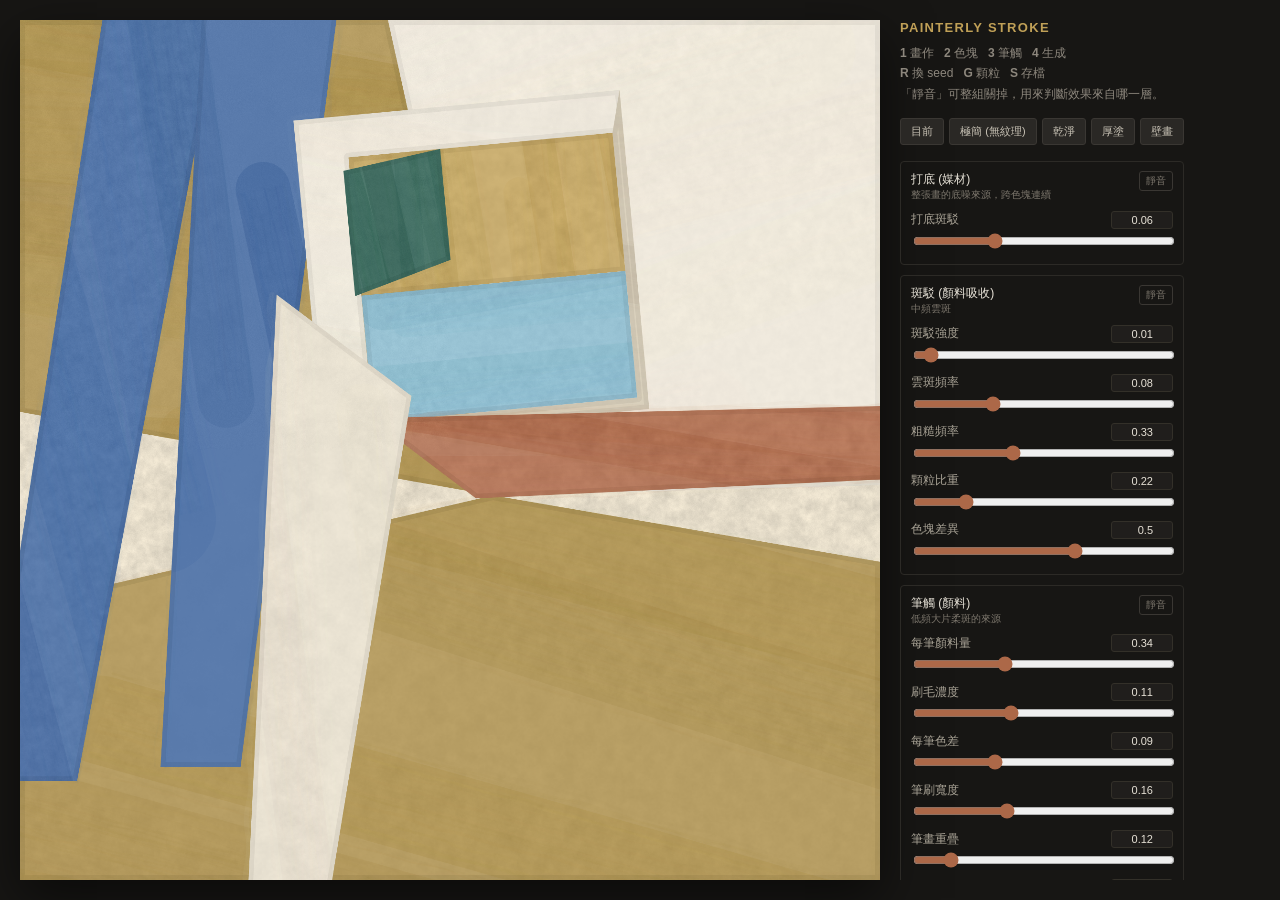
<file: index.html>
<!DOCTYPE html>
<html lang="zh-Hant">

<head>
	<meta charset="utf-8">
	<title>Painterly Stroke Tool (2D)</title>
	<link rel="stylesheet" href="./style.css">
	<script src="./p5.min.js"></script>
	<script src="./painterly.js"></script>
	<script src="./sketch.js"></script>
</head>

<body>
	<div id="app">
		<div id="sketch-holder"></div>
		<aside id="panel">
			<h1>Painterly Stroke</h1>
			<p class="hint">
				<b>1</b> 畫作 &nbsp; <b>2</b> 色塊 &nbsp; <b>3</b> 筆觸 &nbsp; <b>4</b> 生成<br>
				<b>R</b> 換 seed &nbsp; <b>G</b> 顆粒 &nbsp; <b>S</b> 存檔<br>
				「靜音」可整組關掉，用來判斷效果來自哪一層。
			</p>
			<div id="controls"></div>
		</aside>
	</div>
</body>

</html>
</file>
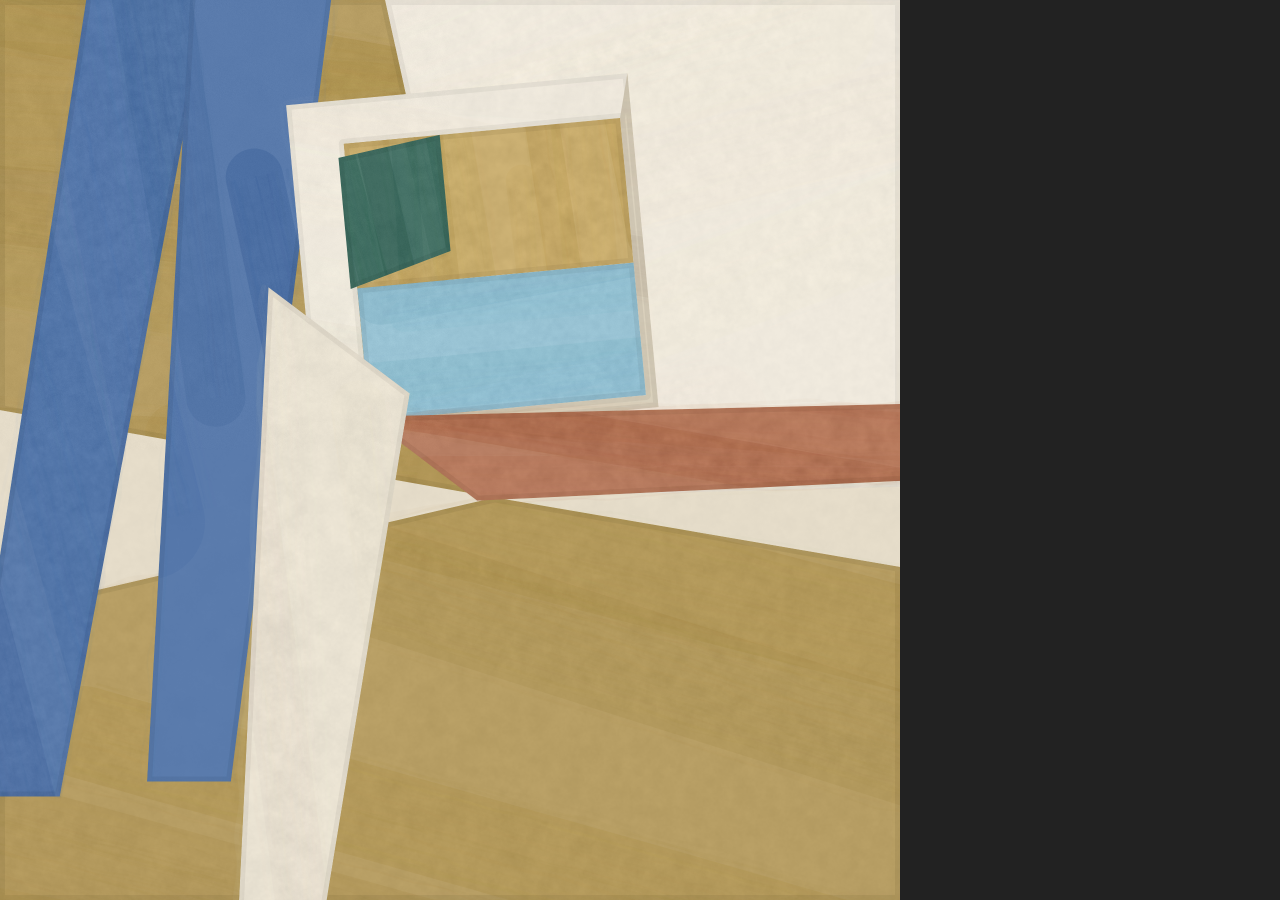
<file: render.html>
<!DOCTYPE html>
<html lang="zh-Hant">

<head>
	<meta charset="utf-8">
	<title>Painterly Render</title>
	<style>
		body { margin: 0; background: #222; }
		canvas { display: block; }
	</style>
	<script src="./p5.min.js"></script>
	<script src="./painterly.js"></script>
	<script src="./sketch.js"></script>
	<script>
		// 給 headless 用的渲染入口：
		//   window.renderMode('painting') 切模式並重畫
		//   window.grab() 回傳 dataURL
		window.addEventListener('load', () => {
			window.renderMode = (m, s) => {
				mode = m;
				if (s !== undefined) { seed = s; }
				rebuild();
				return true;
			};
			window.grab = () => document.querySelector('canvas').toDataURL('image/png');
			window.setOpts = (o) => {
				Object.assign(uiValues, o);
				applyUIToBrush();
				brush.rng = makeRng(seed);
				redraw();
				return true;
			};
			window.__ready = true;
		});
	</script>
</head>

<body>
	<div id="sketch-holder"></div>
</body>

</html>
</file>
<file: style.css>
* {
	box-sizing: border-box;
}

body {
	margin: 0;
	background: #171614;
	color: #e6e1d6;
	font-family: -apple-system, "Helvetica Neue", "PingFang TC", sans-serif;
}

#app {
	display: flex;
	gap: 20px;
	padding: 20px;
	align-items: flex-start;
	height: 100vh;
}

#sketch-holder {
	flex: 0 0 auto;
}

#sketch-holder canvas {
	display: block;
	box-shadow: 0 18px 50px rgba(0, 0, 0, .55);
	/* 視窗較矮時把畫布縮起來，讓面板一定看得完 */
	max-height: calc(100vh - 40px);
	max-width: calc(100vh - 40px);
	height: auto;
	width: auto;
}

#panel {
	width: 290px;
	flex: 0 0 290px;
	font-size: 12px;
	max-height: calc(100vh - 40px);
	overflow-y: auto;
	padding-right: 6px;
}

#panel h1 {
	font-size: 13px;
	letter-spacing: .1em;
	text-transform: uppercase;
	margin: 0 0 8px;
	color: #c0a057;
}

.hint {
	line-height: 1.7;
	color: #8d877d;
	margin: 0 0 14px;
}

/* --- 預設組 --- */

.presets {
	display: flex;
	flex-wrap: wrap;
	gap: 5px;
	margin-bottom: 16px;
}

.presets button {
	flex: 1 1 auto;
	background: #2a2825;
	color: #c9c3b6;
	border: 1px solid #3a3733;
	border-radius: 3px;
	padding: 5px 7px;
	font-size: 11px;
	cursor: pointer;
	font-family: inherit;
}

.presets button:hover {
	background: #35322d;
	color: #e6e1d6;
}

/* --- 分組 --- */

.grp {
	border: 1px solid #2c2a26;
	border-radius: 4px;
	padding: 9px 10px 4px;
	margin-bottom: 10px;
	transition: opacity .15s;
}

.grp.muted {
	opacity: .35;
}

.grp-head {
	display: flex;
	align-items: flex-start;
	justify-content: space-between;
	gap: 8px;
	margin-bottom: 9px;
}

.grp-title {
	font-size: 12px;
	color: #e6e1d6;
	line-height: 1.35;
}

.grp-title em {
	display: block;
	font-style: normal;
	font-size: 10px;
	color: #7d776d;
	margin-top: 1px;
}

.mute {
	flex: 0 0 auto;
	background: none;
	color: #7d776d;
	border: 1px solid #3a3733;
	border-radius: 3px;
	padding: 2px 6px;
	font-size: 10px;
	cursor: pointer;
	font-family: inherit;
}

.mute:hover {
	color: #c9c3b6;
}

.mute.on {
	background: #ac6848;
	border-color: #ac6848;
	color: #fff;
}

/* --- 單一控制項 --- */

.ctl {
	margin-bottom: 9px;
}

.ctl label {
	display: flex;
	justify-content: space-between;
	align-items: center;
	margin-bottom: 3px;
	color: #a9a396;
	gap: 8px;
}

.ctl .val {
	width: 62px;
	flex: 0 0 62px;
	background: #201e1c;
	border: 1px solid #333029;
	border-radius: 3px;
	color: #e6e1d6;
	font-size: 11px;
	padding: 2px 4px;
	text-align: right;
	font-variant-numeric: tabular-nums;
	font-family: inherit;
}

.ctl input[type="range"] {
	width: 100%;
	accent-color: #ac6848;
	height: 14px;
}

/* 捲軸低調一點 */
#panel::-webkit-scrollbar {
	width: 8px;
}

#panel::-webkit-scrollbar-thumb {
	background: #35322d;
	border-radius: 4px;
}
</file>
